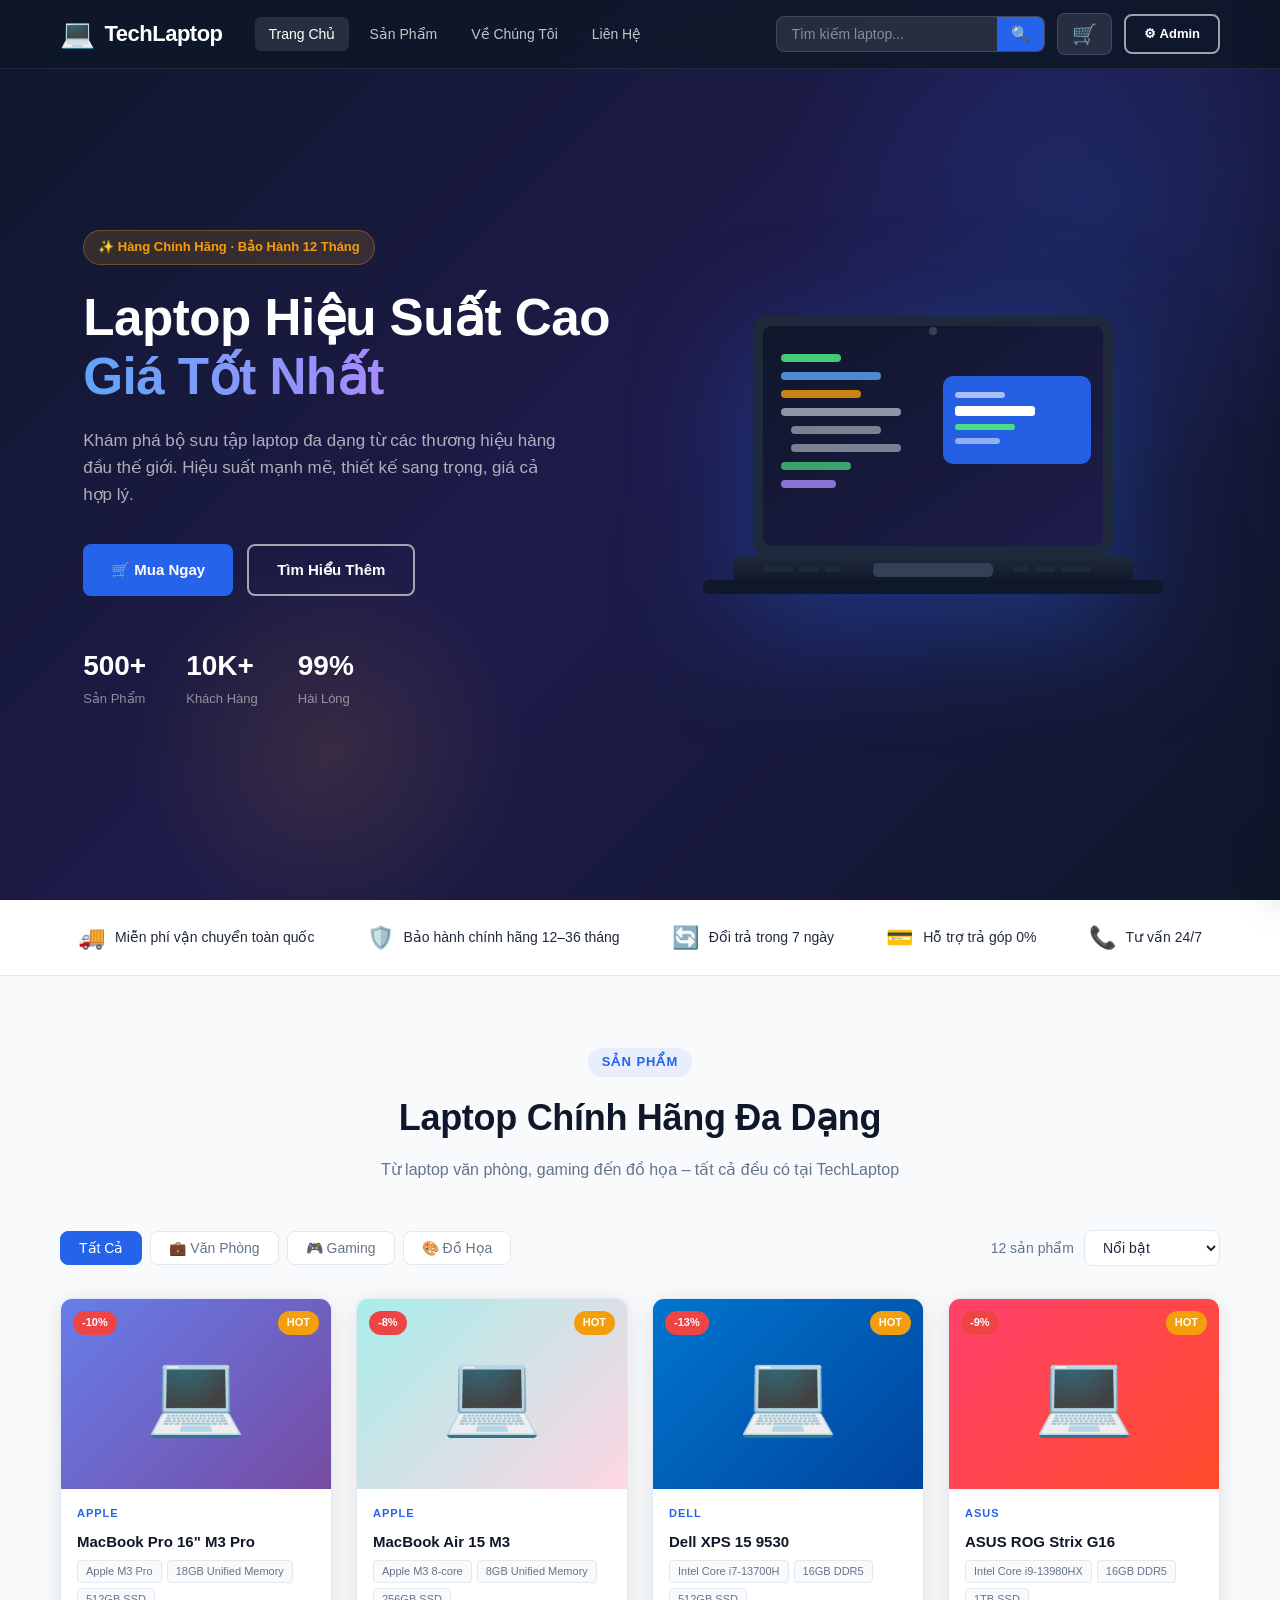
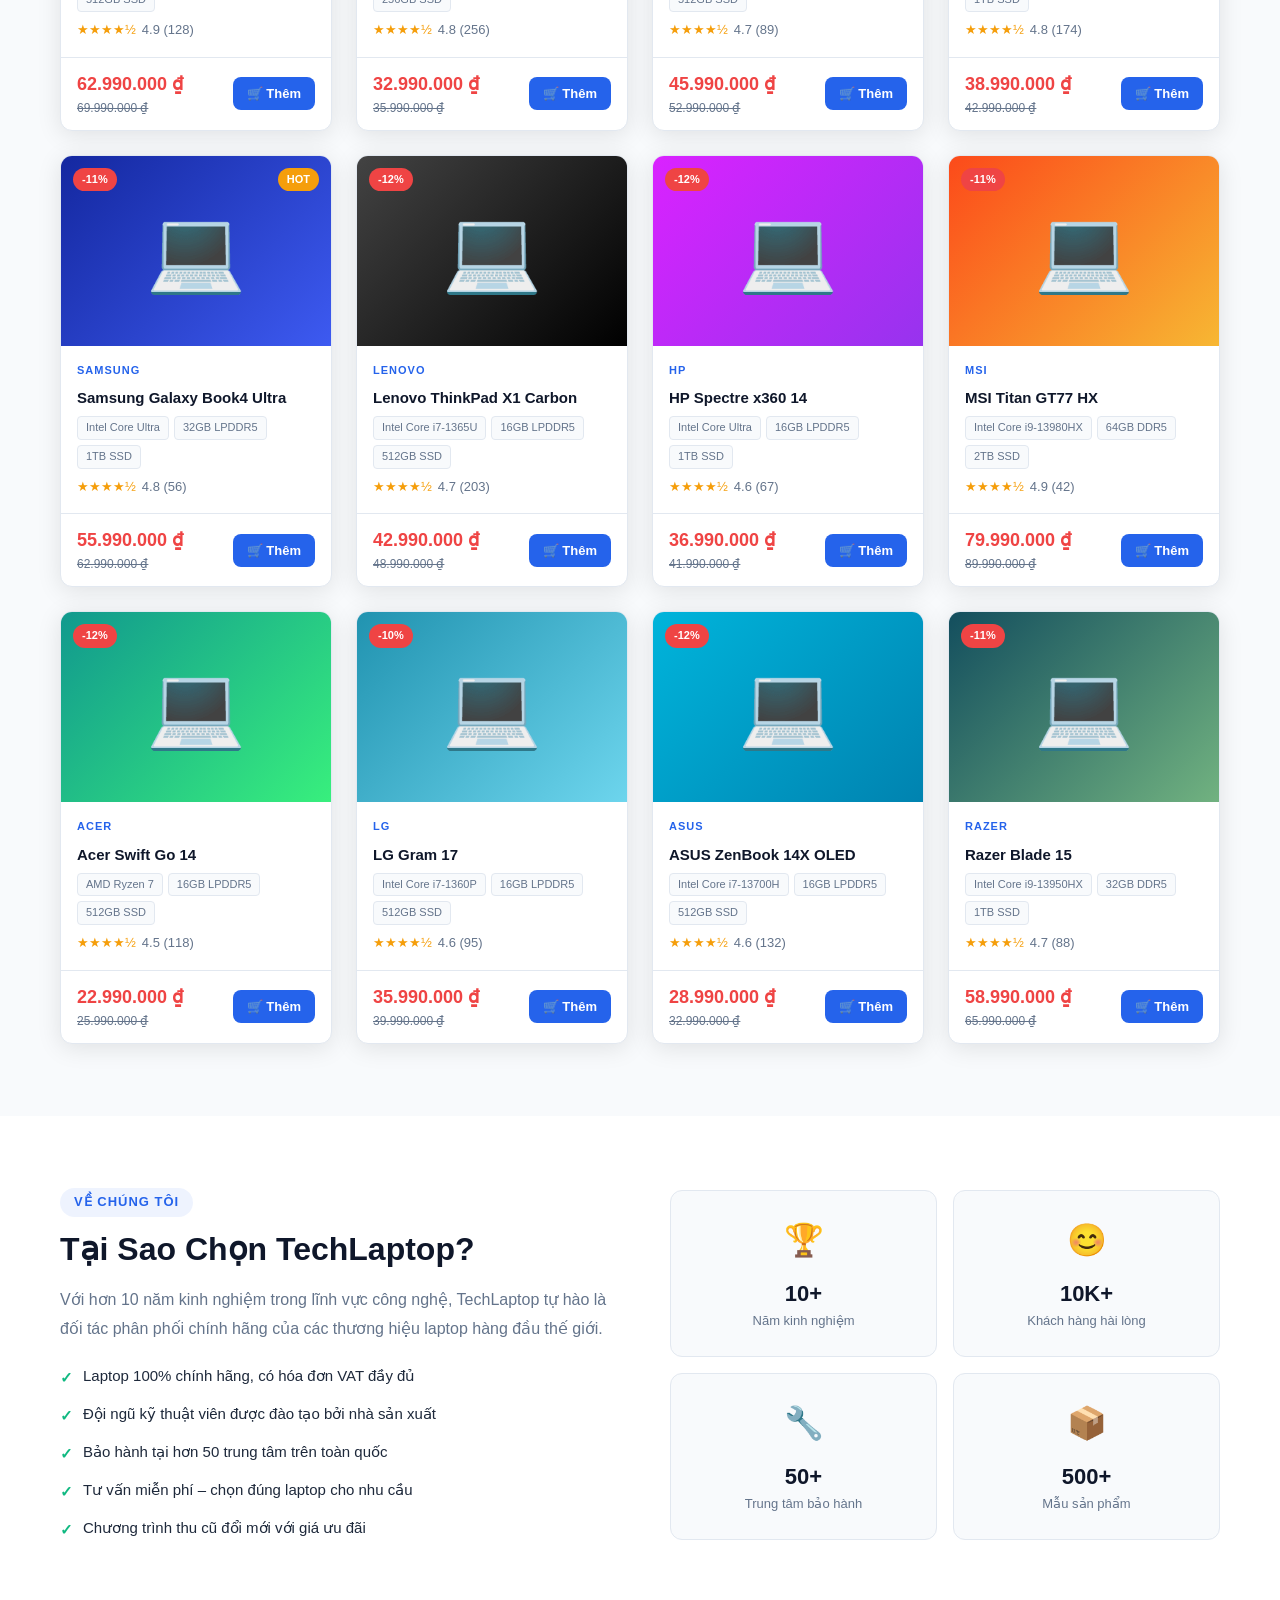
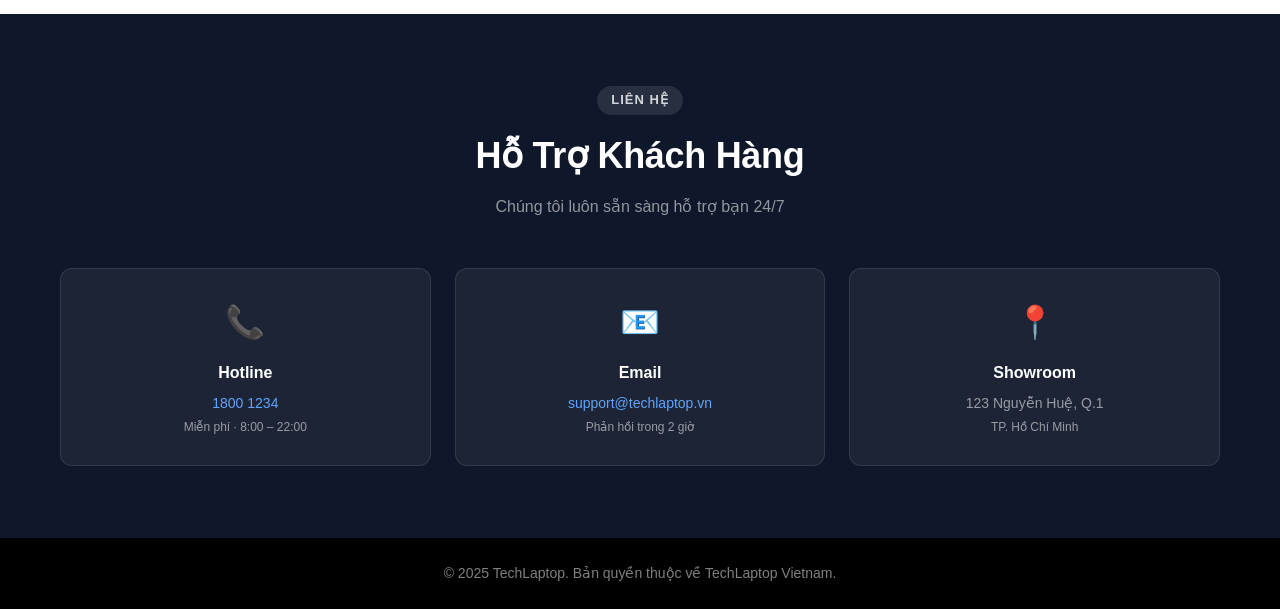
<file: index.html>
<!DOCTYPE html>
<html lang="vi">
<head>
  <meta charset="UTF-8" />
  <meta name="viewport" content="width=device-width, initial-scale=1.0" />
  <title>TechLaptop – Cửa Hàng Laptop Chính Hãng</title>
  <link rel="stylesheet" href="css/style.css" />
</head>
<body>

<!-- ── HEADER ─────────────────────────────────────────────── -->
<header class="header" id="header">
  <div class="container">
    <a href="index.html" class="logo">
      <span class="logo-icon">💻</span>
      <span>TechLaptop</span>
    </a>

    <nav class="nav">
      <a href="#home"     class="nav-link active">Trang Chủ</a>
      <a href="#products" class="nav-link">Sản Phẩm</a>
      <a href="#about"    class="nav-link">Về Chúng Tôi</a>
      <a href="#contact"  class="nav-link">Liên Hệ</a>
    </nav>

    <div class="header-actions">
      <div class="search-box">
        <input type="text" id="searchInput" placeholder="Tìm kiếm laptop..." class="search-input" />
        <button class="search-btn">🔍</button>
      </div>
      <button class="cart-btn" id="cartBtn" aria-label="Giỏ hàng">
        🛒
        <span class="cart-badge" id="cartBadge">0</span>
      </button>
      <a href="admin.html" class="btn btn-outline btn-sm" style="white-space:nowrap">⚙ Admin</a>
    </div>
  </div>
</header>


<!-- ── HERO ───────────────────────────────────────────────── -->
<section class="hero" id="home">
  <div class="container">
    <div class="hero-content">
      <div class="hero-badge">✨ Hàng Chính Hãng · Bảo Hành 12 Tháng</div>
      <h1>Laptop Hiệu Suất Cao<br><span class="highlight">Giá Tốt Nhất</span></h1>
      <p>Khám phá bộ sưu tập laptop đa dạng từ các thương hiệu hàng đầu thế giới. Hiệu suất mạnh mẽ, thiết kế sang trọng, giá cả hợp lý.</p>
      <div class="hero-actions">
        <a href="#products" class="btn btn-primary">🛒 Mua Ngay</a>
        <a href="#about"    class="btn btn-outline">Tìm Hiểu Thêm</a>
      </div>
      <div class="hero-stats">
        <div class="stat">
          <div class="stat-number">500+</div>
          <div class="stat-label">Sản Phẩm</div>
        </div>
        <div class="stat">
          <div class="stat-number">10K+</div>
          <div class="stat-label">Khách Hàng</div>
        </div>
        <div class="stat">
          <div class="stat-number">99%</div>
          <div class="stat-label">Hài Lòng</div>
        </div>
      </div>
    </div>

    <div class="hero-image">
      <div class="floating-laptop">
        <svg viewBox="0 0 460 340" xmlns="http://www.w3.org/2000/svg">
          <defs>
            <linearGradient id="screenBg" x1="0%" y1="0%" x2="100%" y2="100%">
              <stop offset="0%"   stop-color="#0f172a"/>
              <stop offset="100%" stop-color="#1e1b4b"/>
            </linearGradient>
            <linearGradient id="baseGrad" x1="0%" y1="0%" x2="0%" y2="100%">
              <stop offset="0%"   stop-color="#1e293b"/>
              <stop offset="100%" stop-color="#0f172a"/>
            </linearGradient>
          </defs>
          <!-- Screen body -->
          <rect x="50" y="20" width="360" height="240" rx="14" fill="#1e293b"/>
          <!-- Screen display -->
          <rect x="60" y="30" width="340" height="220" rx="8" fill="url(#screenBg)"/>
          <!-- Camera dot -->
          <circle cx="230" cy="35" r="4" fill="#374151"/>
          <!-- Code lines on screen -->
          <rect x="78" y="58"  width="60"  height="8" rx="4" fill="#4ade80" opacity=".9"/>
          <rect x="78" y="76"  width="100" height="8" rx="4" fill="#60a5fa" opacity=".8"/>
          <rect x="78" y="94"  width="80"  height="8" rx="4" fill="#f59e0b" opacity=".8"/>
          <rect x="78" y="112" width="120" height="8" rx="4" fill="#e2e8f0" opacity=".6"/>
          <rect x="88" y="130" width="90"  height="8" rx="4" fill="#e2e8f0" opacity=".5"/>
          <rect x="88" y="148" width="110" height="8" rx="4" fill="#e2e8f0" opacity=".5"/>
          <rect x="78" y="166" width="70"  height="8" rx="4" fill="#4ade80" opacity=".7"/>
          <rect x="78" y="184" width="55"  height="8" rx="4" fill="#a78bfa" opacity=".8"/>
          <!-- Floating card overlay -->
          <rect x="240" y="80" width="148" height="88" rx="10" fill="#2563eb" opacity=".95"/>
          <rect x="252" y="96" width="50" height="6" rx="3" fill="#fff" opacity=".6"/>
          <rect x="252" y="110" width="80" height="10" rx="3" fill="#fff"/>
          <rect x="252" y="128" width="60" height="6" rx="3" fill="#4ade80"/>
          <rect x="252" y="142" width="45" height="6" rx="3" fill="#fff" opacity=".5"/>
          <!-- Base -->
          <rect x="30"  y="260" width="400" height="28" rx="8"  fill="url(#baseGrad)"/>
          <rect x="0"   y="284" width="460" height="14" rx="6"  fill="#0f172a"/>
          <!-- Trackpad -->
          <rect x="170" y="267" width="120" height="14" rx="5" fill="#334155"/>
          <!-- Keyboard dots -->
          <rect x="60"  y="270" width="30" height="6" rx="2" fill="#1e293b"/>
          <rect x="96"  y="270" width="20" height="6" rx="2" fill="#1e293b"/>
          <rect x="122" y="270" width="16" height="6" rx="2" fill="#1e293b"/>
          <rect x="310" y="270" width="16" height="6" rx="2" fill="#1e293b"/>
          <rect x="332" y="270" width="20" height="6" rx="2" fill="#1e293b"/>
          <rect x="358" y="270" width="30" height="6" rx="2" fill="#1e293b"/>
        </svg>
      </div>
    </div>
  </div>
</section>


<!-- ── FEATURES BAR ────────────────────────────────────────── -->
<div class="features-bar">
  <div class="container">
    <div class="feature-item"><span class="feature-icon">🚚</span> Miễn phí vận chuyển toàn quốc</div>
    <div class="feature-item"><span class="feature-icon">🛡️</span> Bảo hành chính hãng 12–36 tháng</div>
    <div class="feature-item"><span class="feature-icon">🔄</span> Đổi trả trong 7 ngày</div>
    <div class="feature-item"><span class="feature-icon">💳</span> Hỗ trợ trả góp 0%</div>
    <div class="feature-item"><span class="feature-icon">📞</span> Tư vấn 24/7</div>
  </div>
</div>


<!-- ── PRODUCTS ────────────────────────────────────────────── -->
<section id="products">
  <div class="container">
    <div class="section-header">
      <div class="section-tag">Sản Phẩm</div>
      <h2>Laptop Chính Hãng Đa Dạng</h2>
      <p>Từ laptop văn phòng, gaming đến đồ họa – tất cả đều có tại TechLaptop</p>
    </div>

    <div class="products-toolbar">
      <div class="category-filters">
        <button class="filter-btn active" data-filter="tat-ca">Tất Cả</button>
        <button class="filter-btn" data-filter="van-phong">💼 Văn Phòng</button>
        <button class="filter-btn" data-filter="gaming">🎮 Gaming</button>
        <button class="filter-btn" data-filter="do-hoa">🎨 Đồ Họa</button>
      </div>
      <div style="display:flex;align-items:center;gap:10px">
        <span id="productsCount" style="font-size:14px;color:#64748b;white-space:nowrap"></span>
        <select id="sortSelect" class="sort-select">
          <option value="default">Nổi bật</option>
          <option value="price-asc">Giá tăng dần</option>
          <option value="price-desc">Giá giảm dần</option>
          <option value="rating">Đánh giá cao</option>
          <option value="name-asc">Tên A–Z</option>
        </select>
      </div>
    </div>

    <div class="products-grid" id="productsGrid">
      <!-- Rendered by main.js -->
    </div>
  </div>
</section>


<!-- ── ABOUT ──────────────────────────────────────────────── -->
<section id="about">
  <div class="container">
    <div class="about-grid">
      <div class="about-content">
        <div class="section-tag">Về Chúng Tôi</div>
        <h2>Tại Sao Chọn TechLaptop?</h2>
        <p>Với hơn 10 năm kinh nghiệm trong lĩnh vực công nghệ, TechLaptop tự hào là đối tác phân phối chính hãng của các thương hiệu laptop hàng đầu thế giới.</p>
        <ul class="about-list">
          <li>Laptop 100% chính hãng, có hóa đơn VAT đầy đủ</li>
          <li>Đội ngũ kỹ thuật viên được đào tạo bởi nhà sản xuất</li>
          <li>Bảo hành tại hơn 50 trung tâm trên toàn quốc</li>
          <li>Tư vấn miễn phí – chọn đúng laptop cho nhu cầu</li>
          <li>Chương trình thu cũ đổi mới với giá ưu đãi</li>
        </ul>
      </div>
      <div class="about-visual">
        <div class="about-card">
          <div class="about-card-icon">🏆</div>
          <h3>10+</h3>
          <p>Năm kinh nghiệm</p>
        </div>
        <div class="about-card">
          <div class="about-card-icon">😊</div>
          <h3>10K+</h3>
          <p>Khách hàng hài lòng</p>
        </div>
        <div class="about-card">
          <div class="about-card-icon">🔧</div>
          <h3>50+</h3>
          <p>Trung tâm bảo hành</p>
        </div>
        <div class="about-card">
          <div class="about-card-icon">📦</div>
          <h3>500+</h3>
          <p>Mẫu sản phẩm</p>
        </div>
      </div>
    </div>
  </div>
</section>


<!-- ── CONTACT ────────────────────────────────────────────── -->
<section id="contact">
  <div class="container">
    <div class="section-header">
      <div class="section-tag" style="background:rgba(255,255,255,.1);color:rgba(255,255,255,.8)">Liên Hệ</div>
      <h2>Hỗ Trợ Khách Hàng</h2>
      <p>Chúng tôi luôn sẵn sàng hỗ trợ bạn 24/7</p>
    </div>
    <div class="contact-grid">
      <div class="contact-card">
        <div class="contact-icon">📞</div>
        <h3>Hotline</h3>
        <p><a href="tel:18001234">1800 1234</a></p>
        <p style="font-size:12px;margin-top:4px">Miễn phí · 8:00 – 22:00</p>
      </div>
      <div class="contact-card">
        <div class="contact-icon">📧</div>
        <h3>Email</h3>
        <p><a href="mailto:support@techlaptop.vn">support@techlaptop.vn</a></p>
        <p style="font-size:12px;margin-top:4px">Phản hồi trong 2 giờ</p>
      </div>
      <div class="contact-card">
        <div class="contact-icon">📍</div>
        <h3>Showroom</h3>
        <p>123 Nguyễn Huệ, Q.1</p>
        <p style="font-size:12px;margin-top:4px">TP. Hồ Chí Minh</p>
      </div>
    </div>
  </div>
</section>


<!-- ── FOOTER ─────────────────────────────────────────────── -->
<footer>
  <p>© 2025 TechLaptop. Bản quyền thuộc về TechLaptop Vietnam.</p>
</footer>


<!-- ── CART SIDEBAR ───────────────────────────────────────── -->
<div class="cart-overlay" id="cartOverlay"></div>
<aside class="cart-sidebar" id="cartSidebar">
  <div class="cart-header">
    <h3>🛒 Giỏ Hàng</h3>
    <button class="cart-close" id="cartClose">✕</button>
  </div>
  <div class="cart-items" id="cartItems"></div>
  <div class="cart-footer">
    <div class="cart-total-row">
      <span class="cart-total-label">Tổng cộng:</span>
      <span class="cart-total-value" id="cartTotal">0 ₫</span>
    </div>
    <button class="cart-checkout-btn" id="checkoutBtn">Đặt Hàng Ngay →</button>
  </div>
</aside>


<!-- ── PRODUCT DETAIL MODAL ───────────────────────────────── -->
<div class="modal-overlay" id="productModalOverlay">
  <div class="modal">
    <div class="modal-header" id="productModalHeader" style="background:linear-gradient(135deg,#667eea,#764ba2)">
      <span style="font-size:88px">💻</span>
      <button class="modal-close" id="productModalClose">✕</button>
    </div>
    <div class="modal-body">
      <div class="modal-brand"  id="modalBrand"></div>
      <div class="modal-name"   id="modalName"></div>
      <div class="modal-rating" id="modalRating"></div>
      <div class="modal-desc"   id="modalDesc"></div>
      <div class="modal-specs-grid" id="modalSpecs"></div>
      <div class="modal-footer">
        <div class="modal-price" id="modalPriceBlock"></div>
        <div class="modal-actions">
          <div class="qty-control">
            <button class="qty-btn" id="qtyMinus">−</button>
            <input type="number" class="qty-input" id="qtyInput" value="1" min="1" />
            <button class="qty-btn" id="qtyPlus">+</button>
          </div>
          <button class="btn btn-primary" id="modalAddToCart">🛒 Thêm vào giỏ</button>
        </div>
      </div>
    </div>
  </div>
</div>


<!-- ── CHECKOUT MODAL ─────────────────────────────────────── -->
<div class="modal-overlay" id="checkoutOverlay">
  <div class="checkout-modal">
    <div class="checkout-header">
      <div>
        <div style="font-size:18px;font-weight:700">📋 Đặt Hàng</div>
        <div style="font-size:13px;color:rgba(255,255,255,.6);margin-top:2px">Điền thông tin để hoàn tất đơn</div>
      </div>
      <button class="modal-close" id="checkoutClose">✕</button>
    </div>

    <!-- Order form -->
    <div id="checkoutFormWrapper" style="padding:0">
      <form id="checkoutForm" onsubmit="return false">
        <div class="checkout-body">
          <div class="checkout-summary">
            <h4>📦 Tóm tắt đơn hàng</h4>
            <div id="checkoutSummaryBody"></div>
            <hr class="checkout-divider" />
            <div class="checkout-total-row">
              <span>Tổng thanh toán</span>
              <span class="price" id="checkoutTotal"></span>
            </div>
          </div>

          <div class="form-row">
            <div class="form-group">
              <label class="form-label" for="orderName">Họ và tên *</label>
              <input class="form-input" id="orderName" placeholder="Nguyễn Văn A" required />
            </div>
            <div class="form-group">
              <label class="form-label" for="orderPhone">Số điện thoại *</label>
              <input class="form-input" id="orderPhone" type="tel" placeholder="0901 234 567" required />
            </div>
          </div>
          <div class="form-group">
            <label class="form-label" for="orderAddress">Địa chỉ giao hàng *</label>
            <input class="form-input" id="orderAddress" placeholder="Số nhà, đường, phường/xã, quận/huyện, tỉnh/thành" required />
          </div>
          <div class="form-group">
            <label class="form-label" for="orderNote">Ghi chú (tùy chọn)</label>
            <textarea class="form-textarea" id="orderNote" placeholder="Ghi chú cho người giao hàng..."></textarea>
          </div>
          <div style="background:#eff6ff;border:1px solid #bfdbfe;border-radius:8px;padding:12px;font-size:13px;color:#1e40af;margin-bottom:16px">
            💳 Thanh toán khi nhận hàng (COD) · Hỗ trợ chuyển khoản ngân hàng
          </div>
          <button type="submit" class="submit-order-btn" onclick="document.getElementById('checkoutForm').dispatchEvent(new Event('submit',{bubbles:true,cancelable:true}))">
            ✓ Xác Nhận Đặt Hàng
          </button>
        </div>
      </form>
    </div>

    <!-- Success screen -->
    <div id="checkoutSuccessScreen" style="display:none" class="success-screen">
      <div class="success-icon">🎉</div>
      <h3>Đặt Hàng Thành Công!</h3>
      <p>Mã đơn hàng của bạn: <strong id="orderCode" style="color:#2563eb"></strong></p>
      <p>Chúng tôi sẽ liên hệ xác nhận trong vòng 30 phút. Cảm ơn bạn đã mua hàng tại TechLaptop!</p>
      <button class="btn btn-primary" style="margin-top:20px" onclick="document.getElementById('checkoutOverlay').classList.remove('open');document.body.style.overflow=''">
        Tiếp Tục Mua Sắm
      </button>
    </div>
  </div>
</div>


<!-- ── TOAST ──────────────────────────────────────────────── -->
<div class="toast-container" id="toastContainer"></div>


<!-- ── SCRIPTS ────────────────────────────────────────────── -->
<script src="js/data.js"></script>
<script src="js/main.js"></script>
</body>
</html>
</file>
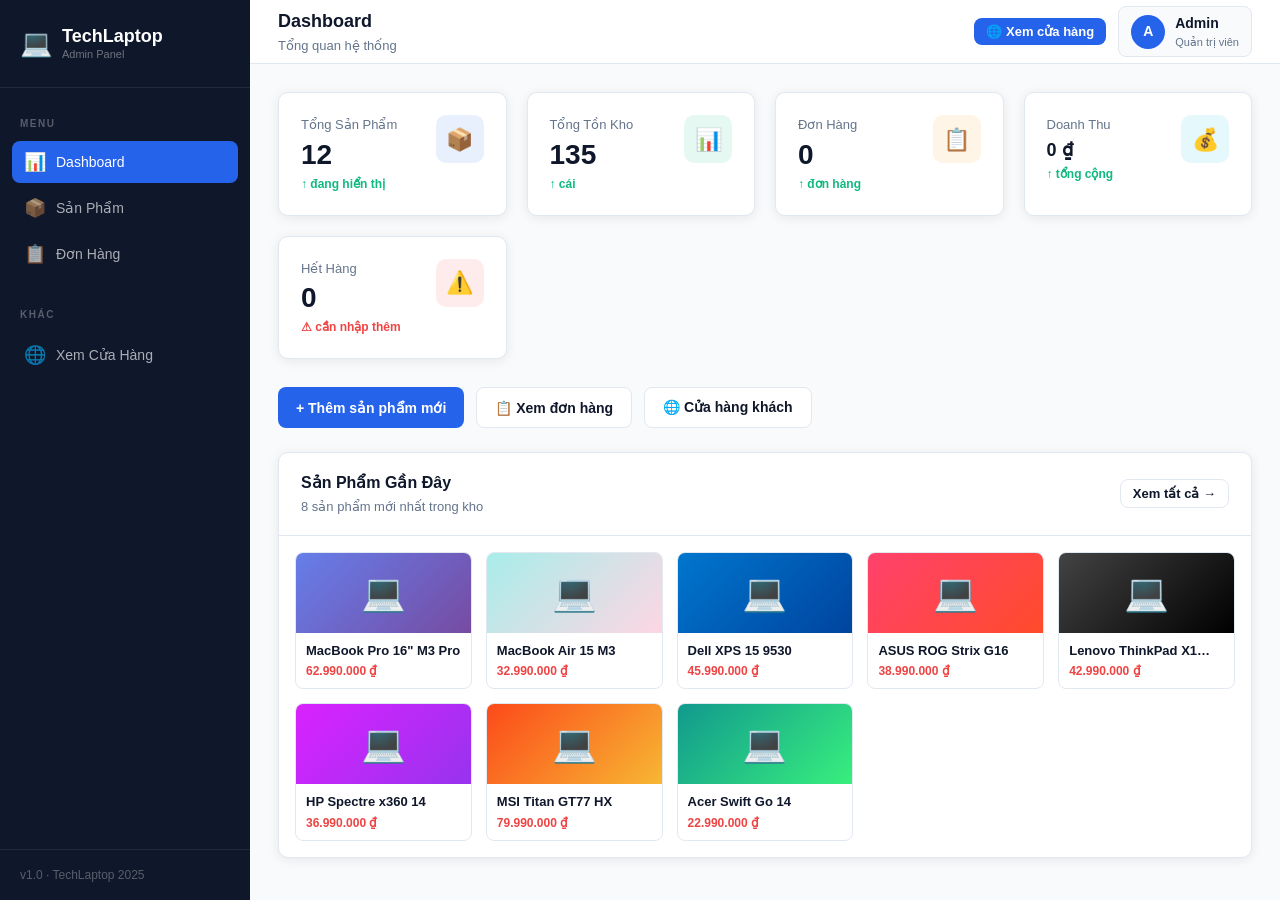
<file: admin.html>
<!DOCTYPE html>
<html lang="vi">
<head>
  <meta charset="UTF-8" />
  <meta name="viewport" content="width=device-width, initial-scale=1.0" />
  <title>TechLaptop – Admin Panel</title>
  <link rel="stylesheet" href="css/admin.css" />
</head>
<body>

<div class="admin-layout">

  <!-- ── SIDEBAR ──────────────────────────────────────────── -->
  <aside class="sidebar">
    <div class="sidebar-logo">
      <span class="sidebar-logo-icon">💻</span>
      <div class="sidebar-logo-text">
        TechLaptop
        <div class="sidebar-logo-sub">Admin Panel</div>
      </div>
    </div>

    <nav class="sidebar-nav">
      <div class="sidebar-section-label">Menu</div>

      <button class="sidebar-link active" data-page="dashboard">
        <span class="sidebar-link-icon">📊</span>
        <span>Dashboard</span>
      </button>

      <button class="sidebar-link" data-page="products">
        <span class="sidebar-link-icon">📦</span>
        <span>Sản Phẩm</span>
      </button>

      <button class="sidebar-link" data-page="orders">
        <span class="sidebar-link-icon">📋</span>
        <span>Đơn Hàng</span>
      </button>

      <div class="sidebar-section-label" style="margin-top:16px">Khác</div>

      <a href="index.html" class="sidebar-link" target="_blank">
        <span class="sidebar-link-icon">🌐</span>
        <span>Xem Cửa Hàng</span>
      </a>
    </nav>

    <div class="sidebar-footer">v1.0 · TechLaptop 2025</div>
  </aside>

  <!-- ── MAIN CONTENT ───────────────────────────────────────── -->
  <main class="admin-main">

    <!-- Top Bar -->
    <div class="topbar">
      <div>
        <div class="topbar-title" id="topbarTitle">Dashboard</div>
        <div class="topbar-subtitle" id="topbarSub">Tổng quan hệ thống</div>
      </div>
      <div class="topbar-actions">
        <button class="btn btn-primary btn-sm" id="viewStoreBtn">🌐 Xem cửa hàng</button>
        <div class="topbar-user">
          <div class="topbar-avatar">A</div>
          <div>
            <div class="topbar-user-name">Admin</div>
            <div class="topbar-user-role">Quản trị viên</div>
          </div>
        </div>
      </div>
    </div>

    <div class="page-content">

      <!-- ════════════════════════════════════════════════════
           PAGE: DASHBOARD
           ════════════════════════════════════════════════════ -->
      <div class="page active" id="page-dashboard">

        <!-- Stats Grid -->
        <div class="stats-grid">
          <div class="stat-card">
            <div class="stat-card-info">
              <div class="stat-card-label">Tổng Sản Phẩm</div>
              <div class="stat-card-value" id="statProducts">—</div>
              <div class="stat-card-trend up">↑ đang hiển thị</div>
            </div>
            <div class="stat-card-icon icon-blue">📦</div>
          </div>
          <div class="stat-card">
            <div class="stat-card-info">
              <div class="stat-card-label">Tổng Tồn Kho</div>
              <div class="stat-card-value" id="statStock">—</div>
              <div class="stat-card-trend up">↑ cái</div>
            </div>
            <div class="stat-card-icon icon-green">📊</div>
          </div>
          <div class="stat-card">
            <div class="stat-card-info">
              <div class="stat-card-label">Đơn Hàng</div>
              <div class="stat-card-value" id="statOrders">—</div>
              <div class="stat-card-trend up">↑ đơn hàng</div>
            </div>
            <div class="stat-card-icon icon-yellow">📋</div>
          </div>
          <div class="stat-card">
            <div class="stat-card-info">
              <div class="stat-card-label">Doanh Thu</div>
              <div class="stat-card-value" id="statRevenue" style="font-size:18px">—</div>
              <div class="stat-card-trend up">↑ tổng cộng</div>
            </div>
            <div class="stat-card-icon icon-cyan">💰</div>
          </div>
          <div class="stat-card">
            <div class="stat-card-info">
              <div class="stat-card-label">Hết Hàng</div>
              <div class="stat-card-value" id="statOutOfStock">—</div>
              <div class="stat-card-trend down">⚠ cần nhập thêm</div>
            </div>
            <div class="stat-card-icon icon-red">⚠️</div>
          </div>
        </div>

        <!-- Quick Actions -->
        <div style="display:flex;gap:12px;margin-bottom:24px;flex-wrap:wrap">
          <button class="btn btn-primary" onclick="window.adminNavigate('products')">
            + Thêm sản phẩm mới
          </button>
          <button class="btn btn-outline" onclick="window.adminNavigate('orders')">
            📋 Xem đơn hàng
          </button>
          <a href="index.html" target="_blank" class="btn btn-outline">
            🌐 Cửa hàng khách
          </a>
        </div>

        <!-- Recent Products -->
        <div class="card">
          <div class="card-header">
            <div>
              <div class="card-title">Sản Phẩm Gần Đây</div>
              <div class="card-subtitle">8 sản phẩm mới nhất trong kho</div>
            </div>
            <button class="btn btn-outline btn-sm" onclick="window.adminNavigate('products')">Xem tất cả →</button>
          </div>
          <div class="mini-products-grid" id="dashboardProducts">
            <!-- Rendered by admin.js -->
          </div>
        </div>
      </div>


      <!-- ════════════════════════════════════════════════════
           PAGE: PRODUCTS
           ════════════════════════════════════════════════════ -->
      <div class="page" id="page-products">

        <div class="card">
          <div class="card-header">
            <div>
              <div class="card-title">Danh Sách Sản Phẩm</div>
              <div class="card-subtitle">Quản lý toàn bộ laptop trong hệ thống</div>
            </div>
            <div class="toolbar">
              <div class="search-field">
                <span class="search-field-icon">🔍</span>
                <input type="text" id="adminSearch" placeholder="Tìm sản phẩm..." />
              </div>
              <select class="filter-select" id="adminCategoryFilter">
                <option value="all">Tất cả danh mục</option>
                <option value="van-phong">Văn Phòng</option>
                <option value="gaming">Gaming</option>
                <option value="do-hoa">Đồ Họa</option>
              </select>
              <button class="btn btn-primary" id="addProductBtn">+ Thêm Mới</button>
            </div>
          </div>

          <div class="table-wrap">
            <table>
              <thead>
                <tr>
                  <th>Sản Phẩm</th>
                  <th>Danh Mục</th>
                  <th>Giá</th>
                  <th>Tồn Kho</th>
                  <th>Đánh Giá</th>
                  <th>Nổi Bật</th>
                  <th>Thao Tác</th>
                </tr>
              </thead>
              <tbody id="productsTableBody">
                <!-- Rendered by admin.js -->
              </tbody>
            </table>
          </div>
        </div>
      </div>


      <!-- ════════════════════════════════════════════════════
           PAGE: ORDERS
           ════════════════════════════════════════════════════ -->
      <div class="page" id="page-orders">

        <div class="card">
          <div class="card-header">
            <div>
              <div class="card-title">Đơn Hàng</div>
              <div class="card-subtitle">Danh sách đơn hàng từ khách hàng</div>
            </div>
            <button class="btn btn-outline btn-sm" onclick="location.reload()">↻ Làm mới</button>
          </div>

          <div class="table-wrap">
            <table>
              <thead>
                <tr>
                  <th>Mã Đơn</th>
                  <th>Khách Hàng</th>
                  <th>Sản Phẩm</th>
                  <th>Tổng Tiền</th>
                  <th>Trạng Thái</th>
                  <th>Thời Gian / Cập Nhật</th>
                </tr>
              </thead>
              <tbody id="ordersTableBody">
                <!-- Rendered by admin.js -->
              </tbody>
            </table>
          </div>
        </div>
      </div>

    </div><!-- /page-content -->
  </main>
</div>


<!-- ════════════════════════════════════════════════════════════
     PRODUCT ADD/EDIT MODAL
     ════════════════════════════════════════════════════════════ -->
<div class="modal-overlay" id="productModalOverlay">
  <div class="modal" style="max-width:720px">
    <div class="modal-header">
      <div class="modal-title" id="productModalTitle">Thêm Sản Phẩm Mới</div>
      <button class="modal-close" id="productModalClose">✕</button>
    </div>

    <div class="modal-body">
      <form id="productForm">
        <div class="form-grid">

          <!-- Name -->
          <div class="form-group full">
            <label class="form-label" for="fName">Tên Sản Phẩm *</label>
            <input class="form-input" id="fName" placeholder='MacBook Pro 16" M3 Pro' required />
          </div>

          <!-- Brand & Category -->
          <div class="form-group">
            <label class="form-label" for="fBrand">Thương Hiệu *</label>
            <input class="form-input" id="fBrand" placeholder="Apple, Dell, ASUS..." required />
          </div>
          <div class="form-group">
            <label class="form-label" for="fCategory">Danh Mục *</label>
            <select class="form-select" id="fCategory" required>
              <option value="van-phong">Văn Phòng</option>
              <option value="gaming">Gaming</option>
              <option value="do-hoa">Đồ Họa</option>
            </select>
          </div>

          <!-- Price -->
          <div class="form-group">
            <label class="form-label" for="fPrice">Giá Bán (VND) *</label>
            <input class="form-input" id="fPrice" type="number" min="0" placeholder="32990000" required />
          </div>
          <div class="form-group">
            <label class="form-label" for="fOriginalPrice">Giá Gốc (VND)</label>
            <input class="form-input" id="fOriginalPrice" type="number" min="0" placeholder="35990000" />
          </div>

          <!-- Specs -->
          <div class="form-group">
            <label class="form-label" for="fCpu">CPU</label>
            <input class="form-input" id="fCpu" placeholder="Intel Core i7-13700H" />
          </div>
          <div class="form-group">
            <label class="form-label" for="fRam">RAM</label>
            <input class="form-input" id="fRam" placeholder="16GB DDR5" />
          </div>
          <div class="form-group">
            <label class="form-label" for="fStorage">Lưu Trữ</label>
            <input class="form-input" id="fStorage" placeholder="512GB SSD" />
          </div>
          <div class="form-group">
            <label class="form-label" for="fDisplay">Màn Hình</label>
            <input class="form-input" id="fDisplay" placeholder='15.6" FHD 144Hz' />
          </div>
          <div class="form-group">
            <label class="form-label" for="fBattery">Pin</label>
            <input class="form-input" id="fBattery" placeholder="10 giờ" />
          </div>
          <div class="form-group">
            <label class="form-label" for="fWeight">Cân Nặng</label>
            <input class="form-input" id="fWeight" placeholder="1.5 kg" />
          </div>

          <!-- Stock & Rating -->
          <div class="form-group">
            <label class="form-label" for="fStock">Tồn Kho</label>
            <input class="form-input" id="fStock" type="number" min="0" placeholder="10" value="10" />
          </div>
          <div class="form-group">
            <label class="form-label" for="fRating">Đánh Giá (1–5)</label>
            <input class="form-input" id="fRating" type="number" min="1" max="5" step="0.1" placeholder="4.5" value="4.5" />
          </div>

          <!-- Featured -->
          <div class="form-group" style="grid-column:1/-1;display:flex;align-items:center;gap:10px">
            <input type="checkbox" id="fFeatured" style="width:18px;height:18px;cursor:pointer" />
            <label class="form-label" for="fFeatured" style="cursor:pointer;margin:0">
              ⭐ Đánh dấu là sản phẩm nổi bật (hiển thị badge HOT)
            </label>
          </div>

          <!-- Description -->
          <div class="form-group full">
            <label class="form-label" for="fDescription">Mô Tả Sản Phẩm</label>
            <textarea class="form-textarea" id="fDescription" placeholder="Mô tả chi tiết sản phẩm..."></textarea>
          </div>

          <!-- Gradient Color -->
          <div class="form-group full">
            <label class="form-label">Màu Card Sản Phẩm</label>
            <div class="gradient-picker-row" id="gradientChips"></div>
            <div class="gradient-preview" id="gradientPreview">💻</div>
            <div class="form-hint">Chọn màu gradient cho card hiển thị trên website</div>
          </div>

        </div>
      </form>
    </div>

    <div class="modal-footer">
      <button class="btn btn-outline" id="cancelProductBtn">Hủy</button>
      <button class="btn btn-success" onclick="document.getElementById('productForm').dispatchEvent(new Event('submit',{bubbles:true,cancelable:true}))">
        💾 Lưu Sản Phẩm
      </button>
    </div>
  </div>
</div>


<!-- ════════════════════════════════════════════════════════════
     DELETE CONFIRM MODAL
     ════════════════════════════════════════════════════════════ -->
<div class="modal-overlay" id="deleteModalOverlay">
  <div class="modal confirm-modal">
    <div class="modal-header">
      <div class="modal-title">Xác Nhận Xóa</div>
      <button class="modal-close" id="deleteModalClose">✕</button>
    </div>
    <div class="confirm-body">
      <div class="confirm-icon">🗑️</div>
      <h3>Xóa sản phẩm này?</h3>
      <p>Bạn sắp xóa sản phẩm <strong id="deleteProductName"></strong>. Hành động này không thể hoàn tác!</p>
    </div>
    <div class="modal-footer">
      <button class="btn btn-outline" id="cancelDeleteBtn">Hủy bỏ</button>
      <button class="btn btn-danger" id="confirmDeleteBtn">🗑 Xóa vĩnh viễn</button>
    </div>
  </div>
</div>


<!-- ── TOAST ──────────────────────────────────────────────── -->
<div class="toast-container" id="toastContainer"></div>


<!-- ── SCRIPTS ────────────────────────────────────────────── -->
<script src="js/data.js"></script>
<script src="js/admin.js"></script>
<script>
  // Global helpers for inline onclick handlers
  window.adminNavigate = function(page) {
    document.querySelectorAll('.page').forEach(p => p.classList.remove('active'));
    document.getElementById('page-' + page)?.classList.add('active');
    document.querySelectorAll('.sidebar-link').forEach(l => {
      l.classList.toggle('active', l.dataset.page === page);
    });
    const titles = {
      dashboard: { title: 'Dashboard', sub: 'Tổng quan hệ thống' },
      products:  { title: 'Quản Lý Sản Phẩm', sub: 'Thêm, sửa, xóa laptop' },
      orders:    { title: 'Quản Lý Đơn Hàng', sub: 'Theo dõi đơn hàng của khách' },
    };
    const t = titles[page] || titles.dashboard;
    document.getElementById('topbarTitle').textContent = t.title;
    document.getElementById('topbarSub').textContent = t.sub;
    // Reopen the product modal if navigating to products and clicking add
    if (page === 'products') {
      document.getElementById('addProductBtn').focus();
    }
  };
</script>
</body>
</html>
</file>
<file: css/style.css>
/* ============================================================
   STYLE.CSS – Customer Website Styles
   ============================================================ */

/* ── Reset & Base ─────────────────────────────────────────── */
*, *::before, *::after { box-sizing: border-box; margin: 0; padding: 0; }

:root {
  --primary: #2563eb;
  --primary-dark: #1d4ed8;
  --accent: #f59e0b;
  --dark: #0f172a;
  --dark2: #1e293b;
  --muted: #64748b;
  --light: #f8fafc;
  --border: #e2e8f0;
  --white: #ffffff;
  --success: #10b981;
  --danger: #ef4444;
  --radius: 12px;
  --shadow: 0 4px 24px rgba(0,0,0,.10);
  --shadow-lg: 0 10px 40px rgba(0,0,0,.16);
  --transition: .25s ease;
}

html { scroll-behavior: smooth; }

body {
  font-family: -apple-system, BlinkMacSystemFont, "Segoe UI", Roboto, sans-serif;
  background: var(--light);
  color: var(--dark);
  line-height: 1.6;
  overflow-x: hidden;
}

a { text-decoration: none; color: inherit; }
ul { list-style: none; }

.container { max-width: 1200px; margin: 0 auto; padding: 0 20px; }

/* ── Buttons ─────────────────────────────────────────────── */
.btn {
  display: inline-flex;
  align-items: center;
  gap: 8px;
  padding: 12px 28px;
  border-radius: 8px;
  font-size: 15px;
  font-weight: 600;
  cursor: pointer;
  border: none;
  transition: all var(--transition);
}

.btn-primary { background: var(--primary); color: #fff; }
.btn-primary:hover { background: var(--primary-dark); transform: translateY(-1px); box-shadow: 0 6px 20px rgba(37,99,235,.35); }

.btn-outline { background: transparent; color: #fff; border: 2px solid rgba(255,255,255,.6); }
.btn-outline:hover { background: rgba(255,255,255,.15); }

.btn-sm { padding: 8px 18px; font-size: 13px; }
.btn-danger { background: var(--danger); color: #fff; }
.btn-success { background: var(--success); color: #fff; }

/* ── Header ──────────────────────────────────────────────── */
.header {
  position: fixed;
  top: 0; left: 0; right: 0;
  z-index: 1000;
  background: rgba(15,23,42,.92);
  backdrop-filter: blur(12px);
  -webkit-backdrop-filter: blur(12px);
  border-bottom: 1px solid rgba(255,255,255,.08);
  transition: all var(--transition);
}

.header .container {
  display: flex;
  align-items: center;
  gap: 32px;
  height: 68px;
}

.logo {
  display: flex;
  align-items: center;
  gap: 10px;
  font-size: 22px;
  font-weight: 800;
  color: #fff;
  letter-spacing: -.5px;
  white-space: nowrap;
}

.logo-icon { font-size: 28px; }

.nav { display: flex; align-items: center; gap: 6px; flex: 1; }

.nav-link {
  color: rgba(255,255,255,.75);
  font-size: 14px;
  font-weight: 500;
  padding: 6px 14px;
  border-radius: 6px;
  transition: all var(--transition);
}
.nav-link:hover,
.nav-link.active { color: #fff; background: rgba(255,255,255,.1); }

.header-actions { display: flex; align-items: center; gap: 12px; margin-left: auto; }

.search-box { display: flex; align-items: center; gap: 0; background: rgba(255,255,255,.1); border-radius: 8px; overflow: hidden; border: 1px solid rgba(255,255,255,.12); }

.search-input {
  background: transparent;
  border: none;
  outline: none;
  color: #fff;
  font-size: 14px;
  padding: 8px 14px;
  width: 220px;
}
.search-input::placeholder { color: rgba(255,255,255,.45); }

.search-btn {
  background: var(--primary);
  border: none;
  color: #fff;
  padding: 8px 14px;
  cursor: pointer;
  font-size: 15px;
  transition: background var(--transition);
}
.search-btn:hover { background: var(--primary-dark); }

.cart-btn {
  position: relative;
  background: rgba(255,255,255,.1);
  border: 1px solid rgba(255,255,255,.12);
  border-radius: 8px;
  color: #fff;
  font-size: 20px;
  padding: 8px 14px;
  cursor: pointer;
  transition: all var(--transition);
}
.cart-btn:hover { background: rgba(255,255,255,.18); }

.cart-badge {
  position: absolute;
  top: -6px; right: -6px;
  background: var(--danger);
  color: #fff;
  font-size: 11px;
  font-weight: 700;
  width: 20px; height: 20px;
  border-radius: 50%;
  display: flex; align-items: center; justify-content: center;
  display: none;
}
.cart-badge.visible { display: flex; }

/* ── Hero ────────────────────────────────────────────────── */
.hero {
  min-height: 100vh;
  background: linear-gradient(135deg, #0f172a 0%, #1e1b4b 50%, #0f172a 100%);
  display: flex;
  align-items: center;
  padding: 100px 0 60px;
  position: relative;
  overflow: hidden;
}

.hero::before {
  content: '';
  position: absolute;
  width: 600px; height: 600px;
  border-radius: 50%;
  background: radial-gradient(circle, rgba(37,99,235,.18) 0%, transparent 70%);
  top: -100px; right: -100px;
  pointer-events: none;
}

.hero::after {
  content: '';
  position: absolute;
  width: 400px; height: 400px;
  border-radius: 50%;
  background: radial-gradient(circle, rgba(245,158,11,.12) 0%, transparent 70%);
  bottom: -50px; left: 10%;
  pointer-events: none;
}

.hero .container {
  display: grid;
  grid-template-columns: 1fr 1fr;
  gap: 60px;
  align-items: center;
}

.hero-content { z-index: 1; }

.hero-badge {
  display: inline-flex;
  align-items: center;
  gap: 8px;
  background: rgba(245,158,11,.15);
  border: 1px solid rgba(245,158,11,.3);
  color: var(--accent);
  font-size: 13px;
  font-weight: 600;
  padding: 6px 14px;
  border-radius: 20px;
  margin-bottom: 24px;
}

.hero h1 {
  font-size: clamp(36px, 4vw, 56px);
  font-weight: 800;
  color: #fff;
  line-height: 1.15;
  margin-bottom: 20px;
  letter-spacing: -.5px;
}

.hero h1 .highlight {
  background: linear-gradient(90deg, #60a5fa, #a78bfa);
  -webkit-background-clip: text;
  -webkit-text-fill-color: transparent;
  background-clip: text;
}

.hero p {
  color: rgba(255,255,255,.65);
  font-size: 17px;
  margin-bottom: 36px;
  max-width: 480px;
}

.hero-actions { display: flex; gap: 14px; margin-bottom: 48px; flex-wrap: wrap; }

.hero-stats { display: flex; gap: 40px; }

.stat-number { font-size: 28px; font-weight: 800; color: #fff; }
.stat-label { font-size: 13px; color: rgba(255,255,255,.5); font-weight: 500; }

.hero-image { display: flex; justify-content: center; align-items: center; z-index: 1; }

.floating-laptop {
  width: 100%;
  max-width: 460px;
  animation: float 4s ease-in-out infinite;
  filter: drop-shadow(0 30px 60px rgba(37,99,235,.4));
}

@keyframes float {
  0%, 100% { transform: translateY(0px); }
  50% { transform: translateY(-18px); }
}

/* ── Features bar ────────────────────────────────────────── */
.features-bar {
  background: #fff;
  border-bottom: 1px solid var(--border);
  padding: 20px 0;
}

.features-bar .container {
  display: flex;
  justify-content: space-around;
  flex-wrap: wrap;
  gap: 16px;
}

.feature-item {
  display: flex;
  align-items: center;
  gap: 10px;
  font-size: 14px;
  font-weight: 500;
  color: var(--dark2);
}

.feature-icon { font-size: 22px; }

/* ── Section ─────────────────────────────────────────────── */
section { padding: 72px 0; }

.section-header {
  text-align: center;
  margin-bottom: 48px;
}

.section-tag {
  display: inline-block;
  background: rgba(37,99,235,.08);
  color: var(--primary);
  font-size: 13px;
  font-weight: 700;
  text-transform: uppercase;
  letter-spacing: 1px;
  padding: 4px 14px;
  border-radius: 20px;
  margin-bottom: 12px;
}

.section-header h2 {
  font-size: clamp(26px, 3vw, 36px);
  font-weight: 800;
  color: var(--dark);
  margin-bottom: 10px;
  letter-spacing: -.3px;
}

.section-header p { color: var(--muted); font-size: 16px; max-width: 520px; margin: 0 auto; }

/* ── Products ────────────────────────────────────────────── */
#products { background: var(--light); }

.products-toolbar {
  display: flex;
  align-items: center;
  justify-content: space-between;
  gap: 16px;
  margin-bottom: 32px;
  flex-wrap: wrap;
}

.category-filters { display: flex; gap: 8px; flex-wrap: wrap; }

.filter-btn {
  background: #fff;
  border: 1px solid var(--border);
  border-radius: 8px;
  color: var(--muted);
  font-size: 14px;
  font-weight: 500;
  padding: 8px 18px;
  cursor: pointer;
  transition: all var(--transition);
}

.filter-btn:hover { border-color: var(--primary); color: var(--primary); }
.filter-btn.active { background: var(--primary); border-color: var(--primary); color: #fff; }

.sort-select {
  background: #fff;
  border: 1px solid var(--border);
  border-radius: 8px;
  color: var(--dark2);
  font-size: 14px;
  padding: 8px 14px;
  cursor: pointer;
  outline: none;
}

.products-grid {
  display: grid;
  grid-template-columns: repeat(auto-fill, minmax(270px, 1fr));
  gap: 24px;
}

/* ── Product Card ─────────────────────────────────────────── */
.product-card {
  background: #fff;
  border-radius: var(--radius);
  overflow: hidden;
  box-shadow: var(--shadow);
  transition: all var(--transition);
  cursor: pointer;
  border: 1px solid var(--border);
  display: flex;
  flex-direction: column;
}

.product-card:hover {
  transform: translateY(-6px);
  box-shadow: var(--shadow-lg);
}

.product-image {
  position: relative;
  height: 190px;
  display: flex;
  align-items: center;
  justify-content: center;
  overflow: hidden;
}

.product-image-inner {
  width: 100%; height: 100%;
  display: flex;
  align-items: center;
  justify-content: center;
  font-size: 80px;
  transition: transform .4s ease;
}

.product-card:hover .product-image-inner { transform: scale(1.08); }

.badge-discount {
  position: absolute;
  top: 12px; left: 12px;
  background: var(--danger);
  color: #fff;
  font-size: 11px;
  font-weight: 700;
  padding: 3px 9px;
  border-radius: 20px;
}

.badge-hot {
  position: absolute;
  top: 12px; right: 12px;
  background: var(--accent);
  color: #fff;
  font-size: 11px;
  font-weight: 700;
  padding: 3px 9px;
  border-radius: 20px;
}

.badge-out {
  position: absolute;
  inset: 0;
  background: rgba(0,0,0,.45);
  color: #fff;
  display: flex;
  align-items: center;
  justify-content: center;
  font-weight: 700;
  font-size: 16px;
}

.product-body { padding: 16px; flex: 1; display: flex; flex-direction: column; gap: 8px; }

.product-brand {
  font-size: 11px;
  font-weight: 700;
  text-transform: uppercase;
  letter-spacing: 1px;
  color: var(--primary);
}

.product-name {
  font-size: 15px;
  font-weight: 700;
  color: var(--dark);
  line-height: 1.4;
  display: -webkit-box;
  -webkit-line-clamp: 2;
  -webkit-box-orient: vertical;
  overflow: hidden;
}

.product-specs {
  display: flex;
  flex-wrap: wrap;
  gap: 5px;
}

.spec-tag {
  background: var(--light);
  border: 1px solid var(--border);
  color: var(--muted);
  font-size: 11px;
  padding: 2px 8px;
  border-radius: 4px;
}

.product-rating {
  display: flex;
  align-items: center;
  gap: 6px;
  font-size: 13px;
  color: var(--muted);
}

.stars { color: var(--accent); }

.product-footer {
  padding: 12px 16px;
  border-top: 1px solid var(--border);
  display: flex;
  align-items: center;
  justify-content: space-between;
  gap: 8px;
}

.price-group { display: flex; flex-direction: column; }

.price-current {
  font-size: 18px;
  font-weight: 800;
  color: var(--danger);
}

.price-original {
  font-size: 12px;
  color: var(--muted);
  text-decoration: line-through;
}

.add-cart-btn {
  background: var(--primary);
  border: none;
  border-radius: 8px;
  color: #fff;
  font-size: 13px;
  font-weight: 600;
  padding: 9px 14px;
  cursor: pointer;
  white-space: nowrap;
  transition: all var(--transition);
  display: flex;
  align-items: center;
  gap: 5px;
}
.add-cart-btn:hover { background: var(--primary-dark); }
.add-cart-btn:disabled { background: var(--muted); cursor: not-allowed; }

/* ── Product Modal ────────────────────────────────────────── */
.modal-overlay {
  display: none;
  position: fixed;
  inset: 0;
  background: rgba(0,0,0,.6);
  z-index: 2000;
  align-items: center;
  justify-content: center;
  padding: 20px;
  backdrop-filter: blur(4px);
}
.modal-overlay.open { display: flex; }

.modal {
  background: #fff;
  border-radius: 16px;
  width: 100%;
  max-width: 860px;
  max-height: 90vh;
  overflow-y: auto;
  box-shadow: 0 24px 80px rgba(0,0,0,.3);
  animation: modalIn .25s ease;
}

@keyframes modalIn {
  from { opacity: 0; transform: scale(.95) translateY(20px); }
  to   { opacity: 1; transform: scale(1) translateY(0); }
}

.modal-header {
  position: relative;
  padding: 24px;
  background: var(--dark);
  border-radius: 16px 16px 0 0;
  height: 200px;
  display: flex;
  align-items: center;
  justify-content: center;
  font-size: 90px;
}

.modal-close {
  position: absolute;
  top: 16px; right: 16px;
  background: rgba(255,255,255,.15);
  border: none;
  color: #fff;
  font-size: 20px;
  width: 36px; height: 36px;
  border-radius: 50%;
  cursor: pointer;
  display: flex;
  align-items: center;
  justify-content: center;
  transition: background var(--transition);
}
.modal-close:hover { background: rgba(255,255,255,.3); }

.modal-body { padding: 28px; }

.modal-brand { font-size: 12px; font-weight: 700; text-transform: uppercase; letter-spacing: 1px; color: var(--primary); margin-bottom: 6px; }
.modal-name { font-size: 24px; font-weight: 800; color: var(--dark); margin-bottom: 12px; line-height: 1.3; }
.modal-desc { color: var(--muted); font-size: 15px; line-height: 1.7; margin-bottom: 20px; }

.modal-rating { display: flex; align-items: center; gap: 8px; margin-bottom: 20px; }
.modal-rating .stars { font-size: 16px; color: var(--accent); }

.modal-specs-grid {
  display: grid;
  grid-template-columns: repeat(2, 1fr);
  gap: 12px;
  margin-bottom: 24px;
  background: var(--light);
  border-radius: 10px;
  padding: 16px;
}

.spec-row { display: flex; flex-direction: column; gap: 3px; }
.spec-label { font-size: 11px; font-weight: 700; text-transform: uppercase; letter-spacing: .5px; color: var(--muted); }
.spec-value { font-size: 14px; font-weight: 600; color: var(--dark); }

.modal-footer {
  display: flex;
  align-items: center;
  justify-content: space-between;
  flex-wrap: wrap;
  gap: 16px;
  padding-top: 20px;
  border-top: 1px solid var(--border);
}

.modal-price { display: flex; flex-direction: column; gap: 4px; }
.modal-price-current { font-size: 28px; font-weight: 800; color: var(--danger); }
.modal-price-original { font-size: 14px; color: var(--muted); text-decoration: line-through; }
.modal-price-save { font-size: 13px; font-weight: 600; color: var(--success); }

.modal-actions { display: flex; gap: 10px; align-items: center; flex-wrap: wrap; }

.qty-control {
  display: flex;
  align-items: center;
  gap: 0;
  border: 1px solid var(--border);
  border-radius: 8px;
  overflow: hidden;
}
.qty-btn {
  background: var(--light);
  border: none;
  width: 36px; height: 40px;
  font-size: 18px;
  cursor: pointer;
  display: flex;
  align-items: center;
  justify-content: center;
  transition: background var(--transition);
  color: var(--dark);
}
.qty-btn:hover { background: var(--border); }
.qty-input {
  width: 44px;
  text-align: center;
  border: none;
  border-left: 1px solid var(--border);
  border-right: 1px solid var(--border);
  font-size: 15px;
  font-weight: 600;
  outline: none;
  height: 40px;
  color: var(--dark);
}

/* ── Cart Sidebar ─────────────────────────────────────────── */
.cart-overlay {
  display: none;
  position: fixed;
  inset: 0;
  background: rgba(0,0,0,.5);
  z-index: 1500;
}
.cart-overlay.open { display: block; }

.cart-sidebar {
  position: fixed;
  top: 0; right: -420px;
  width: 420px;
  height: 100vh;
  background: #fff;
  z-index: 1600;
  display: flex;
  flex-direction: column;
  box-shadow: -8px 0 40px rgba(0,0,0,.15);
  transition: right .3s ease;
}
.cart-sidebar.open { right: 0; }

.cart-header {
  display: flex;
  align-items: center;
  justify-content: space-between;
  padding: 20px 24px;
  border-bottom: 1px solid var(--border);
  background: var(--dark);
  color: #fff;
}
.cart-header h3 { font-size: 18px; font-weight: 700; }

.cart-close {
  background: rgba(255,255,255,.12);
  border: none;
  color: #fff;
  font-size: 18px;
  width: 36px; height: 36px;
  border-radius: 8px;
  cursor: pointer;
  display: flex;
  align-items: center;
  justify-content: center;
}
.cart-close:hover { background: rgba(255,255,255,.2); }

.cart-items {
  flex: 1;
  overflow-y: auto;
  padding: 16px 24px;
  display: flex;
  flex-direction: column;
  gap: 14px;
}

.cart-empty {
  display: flex;
  flex-direction: column;
  align-items: center;
  justify-content: center;
  height: 100%;
  gap: 16px;
  color: var(--muted);
}
.cart-empty-icon { font-size: 60px; opacity: .4; }

.cart-item {
  display: flex;
  gap: 14px;
  padding: 14px;
  background: var(--light);
  border-radius: 10px;
  border: 1px solid var(--border);
  align-items: flex-start;
}

.cart-item-thumb {
  width: 56px; height: 56px;
  border-radius: 8px;
  display: flex;
  align-items: center;
  justify-content: center;
  font-size: 28px;
  flex-shrink: 0;
}

.cart-item-info { flex: 1; }
.cart-item-name { font-size: 14px; font-weight: 600; color: var(--dark); margin-bottom: 4px; line-height: 1.4; }
.cart-item-price { font-size: 13px; font-weight: 700; color: var(--danger); }

.cart-item-actions {
  display: flex;
  align-items: center;
  gap: 8px;
  margin-top: 8px;
}

.qty-mini {
  display: flex;
  align-items: center;
  gap: 0;
  border: 1px solid var(--border);
  border-radius: 6px;
  overflow: hidden;
}
.qty-mini-btn {
  background: #fff;
  border: none;
  width: 28px; height: 28px;
  font-size: 14px;
  cursor: pointer;
  display: flex;
  align-items: center;
  justify-content: center;
}
.qty-mini-num {
  width: 32px;
  text-align: center;
  font-size: 13px;
  font-weight: 600;
  border: none;
  border-left: 1px solid var(--border);
  border-right: 1px solid var(--border);
  height: 28px;
  outline: none;
  color: var(--dark);
}

.cart-remove-btn {
  background: none;
  border: none;
  color: var(--danger);
  cursor: pointer;
  font-size: 16px;
  padding: 4px;
  opacity: .7;
  transition: opacity var(--transition);
}
.cart-remove-btn:hover { opacity: 1; }

.cart-footer {
  padding: 20px 24px;
  border-top: 1px solid var(--border);
  display: flex;
  flex-direction: column;
  gap: 14px;
}

.cart-total-row {
  display: flex;
  justify-content: space-between;
  align-items: center;
}
.cart-total-label { font-size: 14px; color: var(--muted); }
.cart-total-value { font-size: 22px; font-weight: 800; color: var(--danger); }

.cart-checkout-btn {
  background: var(--primary);
  border: none;
  color: #fff;
  font-size: 16px;
  font-weight: 700;
  padding: 14px;
  border-radius: 10px;
  cursor: pointer;
  width: 100%;
  transition: all var(--transition);
}
.cart-checkout-btn:hover { background: var(--primary-dark); }

/* ── Checkout Modal ───────────────────────────────────────── */
.checkout-modal {
  background: #fff;
  border-radius: 16px;
  width: 100%;
  max-width: 520px;
  max-height: 90vh;
  overflow-y: auto;
  box-shadow: 0 24px 80px rgba(0,0,0,.3);
  animation: modalIn .25s ease;
}

.checkout-header {
  padding: 24px;
  background: var(--dark);
  border-radius: 16px 16px 0 0;
  color: #fff;
  display: flex;
  align-items: center;
  justify-content: space-between;
}

.checkout-body { padding: 28px; }

.form-group { margin-bottom: 18px; }
.form-label { display: block; font-size: 13px; font-weight: 600; color: var(--dark2); margin-bottom: 6px; }
.form-input,
.form-textarea {
  width: 100%;
  padding: 11px 14px;
  border: 1px solid var(--border);
  border-radius: 8px;
  font-size: 14px;
  color: var(--dark);
  outline: none;
  transition: border-color var(--transition);
  background: #fff;
}
.form-input:focus,
.form-textarea:focus { border-color: var(--primary); }
.form-textarea { resize: vertical; min-height: 80px; }

.form-row { display: grid; grid-template-columns: 1fr 1fr; gap: 14px; }

.checkout-summary {
  background: var(--light);
  border-radius: 10px;
  padding: 16px;
  margin-bottom: 20px;
}
.checkout-summary h4 { font-size: 14px; font-weight: 700; margin-bottom: 12px; color: var(--dark); }
.checkout-item-row {
  display: flex;
  justify-content: space-between;
  font-size: 13px;
  margin-bottom: 6px;
  color: var(--muted);
}
.checkout-item-row .price { font-weight: 600; color: var(--dark); }
.checkout-divider { border: none; border-top: 1px solid var(--border); margin: 10px 0; }
.checkout-total-row {
  display: flex;
  justify-content: space-between;
  font-size: 16px;
  font-weight: 800;
  color: var(--dark);
}
.checkout-total-row .price { color: var(--danger); }

.submit-order-btn {
  width: 100%;
  background: var(--success);
  border: none;
  color: #fff;
  font-size: 16px;
  font-weight: 700;
  padding: 14px;
  border-radius: 10px;
  cursor: pointer;
  transition: all var(--transition);
}
.submit-order-btn:hover { background: #059669; }

/* ── Toast ───────────────────────────────────────────────── */
.toast-container {
  position: fixed;
  bottom: 28px; right: 28px;
  z-index: 3000;
  display: flex;
  flex-direction: column;
  gap: 10px;
}

.toast {
  background: var(--dark);
  color: #fff;
  padding: 14px 20px;
  border-radius: 10px;
  font-size: 14px;
  font-weight: 500;
  box-shadow: var(--shadow-lg);
  display: flex;
  align-items: center;
  gap: 10px;
  animation: toastIn .3s ease;
  max-width: 320px;
}

.toast.success { border-left: 4px solid var(--success); }
.toast.error   { border-left: 4px solid var(--danger); }
.toast.info    { border-left: 4px solid var(--primary); }

@keyframes toastIn {
  from { opacity: 0; transform: translateX(40px); }
  to   { opacity: 1; transform: translateX(0); }
}

/* ── No Results ──────────────────────────────────────────── */
.no-results {
  grid-column: 1 / -1;
  text-align: center;
  padding: 60px 0;
  color: var(--muted);
}
.no-results-icon { font-size: 60px; margin-bottom: 16px; opacity: .4; }
.no-results h3 { font-size: 20px; font-weight: 700; margin-bottom: 8px; color: var(--dark2); }

/* ── About Section ───────────────────────────────────────── */
#about { background: #fff; }

.about-grid {
  display: grid;
  grid-template-columns: 1fr 1fr;
  gap: 60px;
  align-items: center;
}

.about-content h2 { font-size: 32px; font-weight: 800; margin-bottom: 16px; color: var(--dark); line-height: 1.3; }
.about-content p { color: var(--muted); font-size: 16px; line-height: 1.8; margin-bottom: 20px; }

.about-list { display: flex; flex-direction: column; gap: 12px; }
.about-list li {
  display: flex;
  align-items: flex-start;
  gap: 10px;
  font-size: 15px;
  color: var(--dark2);
}
.about-list li::before { content: "✓"; color: var(--success); font-weight: 700; flex-shrink: 0; margin-top: 2px; }

.about-visual {
  display: grid;
  grid-template-columns: 1fr 1fr;
  gap: 16px;
}

.about-card {
  background: var(--light);
  border-radius: var(--radius);
  padding: 24px;
  text-align: center;
  border: 1px solid var(--border);
}
.about-card-icon { font-size: 32px; margin-bottom: 10px; }
.about-card h3 { font-size: 22px; font-weight: 800; color: var(--dark); }
.about-card p { font-size: 13px; color: var(--muted); }

/* ── Contact ─────────────────────────────────────────────── */
#contact { background: var(--dark); }
#contact .section-header h2 { color: #fff; }
#contact .section-header p { color: rgba(255,255,255,.55); }

.contact-grid {
  display: grid;
  grid-template-columns: repeat(3, 1fr);
  gap: 24px;
}

.contact-card {
  background: rgba(255,255,255,.06);
  border: 1px solid rgba(255,255,255,.1);
  border-radius: var(--radius);
  padding: 28px;
  text-align: center;
  transition: background var(--transition);
}
.contact-card:hover { background: rgba(255,255,255,.1); }
.contact-icon { font-size: 32px; margin-bottom: 12px; }
.contact-card h3 { font-size: 16px; font-weight: 700; color: #fff; margin-bottom: 6px; }
.contact-card p { font-size: 14px; color: rgba(255,255,255,.55); }
.contact-card a { color: #60a5fa; }

/* ── Footer ──────────────────────────────────────────────── */
footer {
  background: #000;
  color: rgba(255,255,255,.5);
  text-align: center;
  padding: 24px;
  font-size: 14px;
}
footer a { color: rgba(255,255,255,.7); }

/* ── Success Screen ──────────────────────────────────────── */
.success-screen {
  text-align: center;
  padding: 40px 28px;
}
.success-screen .success-icon { font-size: 64px; margin-bottom: 16px; }
.success-screen h3 { font-size: 22px; font-weight: 800; color: var(--dark); margin-bottom: 10px; }
.success-screen p { color: var(--muted); font-size: 15px; margin-bottom: 24px; }

/* ── Responsive ──────────────────────────────────────────── */
@media (max-width: 900px) {
  .hero .container { grid-template-columns: 1fr; }
  .hero-image { display: none; }
  .about-grid { grid-template-columns: 1fr; }
  .contact-grid { grid-template-columns: 1fr; }
  .search-box { display: none; }
}

@media (max-width: 640px) {
  .nav { display: none; }
  .products-grid { grid-template-columns: repeat(auto-fill, minmax(220px, 1fr)); }
  .cart-sidebar { width: 100%; right: -100%; }
  .modal-specs-grid { grid-template-columns: 1fr; }
  .about-visual { grid-template-columns: 1fr; }
  .features-bar .container { flex-direction: column; align-items: flex-start; gap: 10px; }
}
</file>
<file: css/admin.css>
/* ============================================================
   ADMIN.CSS – Admin Panel Styles
   ============================================================ */

*, *::before, *::after { box-sizing: border-box; margin: 0; padding: 0; }

:root {
  --primary: #2563eb;
  --primary-dark: #1d4ed8;
  --primary-light: #eff6ff;
  --accent: #f59e0b;
  --dark: #0f172a;
  --dark2: #1e293b;
  --muted: #64748b;
  --light: #f8fafc;
  --border: #e2e8f0;
  --white: #ffffff;
  --success: #10b981;
  --danger: #ef4444;
  --warning: #f59e0b;
  --info: #06b6d4;
  --sidebar-w: 250px;
  --radius: 10px;
  --shadow: 0 2px 12px rgba(0,0,0,.08);
  --transition: .2s ease;
}

body {
  font-family: -apple-system, BlinkMacSystemFont, "Segoe UI", Roboto, sans-serif;
  background: var(--light);
  color: var(--dark);
  line-height: 1.5;
}

a { text-decoration: none; color: inherit; }

/* ── Layout ──────────────────────────────────────────────── */
.admin-layout { display: flex; min-height: 100vh; }

/* ── Sidebar ─────────────────────────────────────────────── */
.sidebar {
  width: var(--sidebar-w);
  background: var(--dark);
  display: flex;
  flex-direction: column;
  flex-shrink: 0;
  position: fixed;
  top: 0; left: 0;
  height: 100vh;
  z-index: 100;
  overflow-y: auto;
}

.sidebar-logo {
  padding: 24px 20px;
  border-bottom: 1px solid rgba(255,255,255,.08);
  display: flex;
  align-items: center;
  gap: 10px;
}
.sidebar-logo-icon { font-size: 26px; }
.sidebar-logo-text {
  font-size: 18px;
  font-weight: 800;
  color: #fff;
  line-height: 1.2;
}
.sidebar-logo-sub { font-size: 11px; color: rgba(255,255,255,.4); font-weight: 400; }

.sidebar-nav { flex: 1; padding: 16px 12px; display: flex; flex-direction: column; gap: 4px; }

.sidebar-section-label {
  font-size: 10px;
  font-weight: 700;
  text-transform: uppercase;
  letter-spacing: 1.5px;
  color: rgba(255,255,255,.3);
  padding: 12px 8px 6px;
}

.sidebar-link {
  display: flex;
  align-items: center;
  gap: 10px;
  padding: 10px 12px;
  border-radius: 8px;
  color: rgba(255,255,255,.65);
  font-size: 14px;
  font-weight: 500;
  cursor: pointer;
  transition: all var(--transition);
  border: none;
  background: none;
  text-align: left;
  width: 100%;
}
.sidebar-link:hover { background: rgba(255,255,255,.07); color: #fff; }
.sidebar-link.active { background: var(--primary); color: #fff; }

.sidebar-link-icon { font-size: 18px; flex-shrink: 0; }

.sidebar-footer {
  padding: 16px 20px;
  border-top: 1px solid rgba(255,255,255,.08);
  font-size: 12px;
  color: rgba(255,255,255,.3);
}

/* ── Main Content ─────────────────────────────────────────── */
.admin-main {
  margin-left: var(--sidebar-w);
  flex: 1;
  display: flex;
  flex-direction: column;
  min-height: 100vh;
}

/* ── Top Bar ─────────────────────────────────────────────── */
.topbar {
  background: var(--white);
  border-bottom: 1px solid var(--border);
  padding: 0 28px;
  height: 64px;
  display: flex;
  align-items: center;
  justify-content: space-between;
  gap: 16px;
  position: sticky;
  top: 0;
  z-index: 50;
}

.topbar-title { font-size: 18px; font-weight: 700; color: var(--dark); }
.topbar-subtitle { font-size: 13px; color: var(--muted); margin-top: 1px; }

.topbar-actions { display: flex; align-items: center; gap: 12px; }

.topbar-user {
  display: flex;
  align-items: center;
  gap: 10px;
  background: var(--light);
  border: 1px solid var(--border);
  border-radius: 8px;
  padding: 6px 12px;
}
.topbar-user-name { font-size: 14px; font-weight: 600; color: var(--dark); }
.topbar-user-role { font-size: 11px; color: var(--muted); }
.topbar-avatar {
  width: 34px; height: 34px;
  background: var(--primary);
  border-radius: 50%;
  display: flex;
  align-items: center;
  justify-content: center;
  color: #fff;
  font-size: 14px;
  font-weight: 700;
}

/* ── Page Content ────────────────────────────────────────── */
.page-content { padding: 28px; flex: 1; }

/* ── Stat Cards ──────────────────────────────────────────── */
.stats-grid {
  display: grid;
  grid-template-columns: repeat(auto-fit, minmax(220px, 1fr));
  gap: 20px;
  margin-bottom: 28px;
}

.stat-card {
  background: var(--white);
  border: 1px solid var(--border);
  border-radius: var(--radius);
  padding: 22px;
  display: flex;
  align-items: flex-start;
  justify-content: space-between;
  box-shadow: var(--shadow);
}

.stat-card-info { flex: 1; }
.stat-card-label { font-size: 13px; color: var(--muted); font-weight: 500; margin-bottom: 6px; }
.stat-card-value { font-size: 28px; font-weight: 800; color: var(--dark); line-height: 1; margin-bottom: 6px; }
.stat-card-trend { font-size: 12px; font-weight: 600; }
.stat-card-trend.up { color: var(--success); }
.stat-card-trend.down { color: var(--danger); }

.stat-card-icon {
  width: 48px; height: 48px;
  border-radius: 10px;
  display: flex;
  align-items: center;
  justify-content: center;
  font-size: 22px;
  flex-shrink: 0;
}

.icon-blue   { background: rgba(37,99,235,.1);   color: var(--primary); }
.icon-green  { background: rgba(16,185,129,.1);  color: var(--success); }
.icon-yellow { background: rgba(245,158,11,.1);  color: var(--accent); }
.icon-red    { background: rgba(239,68,68,.1);   color: var(--danger); }
.icon-cyan   { background: rgba(6,182,212,.1);   color: var(--info); }

/* ── Card / Panel ────────────────────────────────────────── */
.card {
  background: var(--white);
  border: 1px solid var(--border);
  border-radius: var(--radius);
  box-shadow: var(--shadow);
  overflow: hidden;
}

.card-header {
  display: flex;
  align-items: center;
  justify-content: space-between;
  padding: 18px 22px;
  border-bottom: 1px solid var(--border);
  gap: 16px;
  flex-wrap: wrap;
}

.card-title { font-size: 16px; font-weight: 700; color: var(--dark); }
.card-subtitle { font-size: 13px; color: var(--muted); margin-top: 2px; }

/* ── Table ───────────────────────────────────────────────── */
.table-wrap { overflow-x: auto; }

table {
  width: 100%;
  border-collapse: collapse;
  font-size: 14px;
}

th {
  background: var(--light);
  text-align: left;
  padding: 12px 16px;
  font-size: 12px;
  font-weight: 700;
  text-transform: uppercase;
  letter-spacing: .5px;
  color: var(--muted);
  border-bottom: 2px solid var(--border);
  white-space: nowrap;
}

td {
  padding: 13px 16px;
  border-bottom: 1px solid var(--border);
  vertical-align: middle;
  color: var(--dark2);
}

tr:last-child td { border-bottom: none; }
tr:hover td { background: var(--light); }

/* ── Product thumbnail in table ──────────────────────────── */
.tbl-thumb {
  width: 44px; height: 44px;
  border-radius: 8px;
  display: flex;
  align-items: center;
  justify-content: center;
  font-size: 22px;
  flex-shrink: 0;
}

.tbl-product-cell {
  display: flex;
  align-items: center;
  gap: 12px;
}
.tbl-product-name { font-weight: 600; color: var(--dark); }
.tbl-product-brand { font-size: 12px; color: var(--muted); }

/* ── Badges ──────────────────────────────────────────────── */
.badge {
  display: inline-flex;
  align-items: center;
  gap: 4px;
  padding: 3px 10px;
  border-radius: 20px;
  font-size: 12px;
  font-weight: 600;
  white-space: nowrap;
}

.badge-success { background: rgba(16,185,129,.1); color: var(--success); }
.badge-danger  { background: rgba(239,68,68,.1); color: var(--danger); }
.badge-warning { background: rgba(245,158,11,.1); color: var(--warning); }
.badge-primary { background: rgba(37,99,235,.1); color: var(--primary); }
.badge-gray    { background: var(--light); color: var(--muted); border: 1px solid var(--border); }

/* ── Buttons ─────────────────────────────────────────────── */
.btn {
  display: inline-flex;
  align-items: center;
  gap: 6px;
  padding: 9px 18px;
  border-radius: 8px;
  font-size: 14px;
  font-weight: 600;
  cursor: pointer;
  border: none;
  transition: all var(--transition);
}

.btn-primary { background: var(--primary); color: #fff; }
.btn-primary:hover { background: var(--primary-dark); }

.btn-success { background: var(--success); color: #fff; }
.btn-success:hover { background: #059669; }

.btn-danger { background: var(--danger); color: #fff; }
.btn-danger:hover { background: #dc2626; }

.btn-outline { background: #fff; color: var(--dark); border: 1px solid var(--border); }
.btn-outline:hover { background: var(--light); }

.btn-ghost { background: transparent; color: var(--muted); padding: 6px 10px; }
.btn-ghost:hover { background: var(--light); color: var(--dark); }

.btn-sm { padding: 6px 12px; font-size: 13px; }
.btn-icon { width: 34px; height: 34px; padding: 0; justify-content: center; }

/* ── Search & Filters ─────────────────────────────────────── */
.toolbar {
  display: flex;
  align-items: center;
  gap: 12px;
  flex-wrap: wrap;
}

.search-field {
  position: relative;
  display: flex;
  align-items: center;
}
.search-field-icon {
  position: absolute;
  left: 12px;
  color: var(--muted);
  font-size: 14px;
  pointer-events: none;
}
.search-field input {
  padding: 9px 12px 9px 36px;
  border: 1px solid var(--border);
  border-radius: 8px;
  font-size: 14px;
  outline: none;
  color: var(--dark);
  background: #fff;
  width: 220px;
  transition: border-color var(--transition);
}
.search-field input:focus { border-color: var(--primary); }

.filter-select {
  padding: 9px 12px;
  border: 1px solid var(--border);
  border-radius: 8px;
  font-size: 14px;
  outline: none;
  color: var(--dark);
  background: #fff;
  cursor: pointer;
}

/* ── Modal ───────────────────────────────────────────────── */
.modal-overlay {
  display: none;
  position: fixed;
  inset: 0;
  background: rgba(0,0,0,.55);
  z-index: 1000;
  align-items: center;
  justify-content: center;
  padding: 20px;
  backdrop-filter: blur(3px);
}
.modal-overlay.open { display: flex; }

.modal {
  background: var(--white);
  border-radius: 14px;
  width: 100%;
  max-width: 680px;
  max-height: 90vh;
  overflow-y: auto;
  box-shadow: 0 24px 80px rgba(0,0,0,.25);
  animation: slideUp .22s ease;
}

@keyframes slideUp {
  from { opacity: 0; transform: translateY(24px) scale(.98); }
  to   { opacity: 1; transform: translateY(0) scale(1); }
}

.modal-header {
  display: flex;
  align-items: center;
  justify-content: space-between;
  padding: 20px 24px;
  border-bottom: 1px solid var(--border);
}

.modal-title { font-size: 17px; font-weight: 700; color: var(--dark); }

.modal-close {
  background: var(--light);
  border: 1px solid var(--border);
  border-radius: 8px;
  cursor: pointer;
  font-size: 16px;
  width: 34px; height: 34px;
  display: flex;
  align-items: center;
  justify-content: center;
  color: var(--muted);
  transition: all var(--transition);
}
.modal-close:hover { background: var(--danger); color: #fff; border-color: var(--danger); }

.modal-body { padding: 24px; }

.modal-footer {
  display: flex;
  align-items: center;
  justify-content: flex-end;
  gap: 10px;
  padding: 16px 24px;
  border-top: 1px solid var(--border);
  background: var(--light);
  border-radius: 0 0 14px 14px;
}

/* ── Form ─────────────────────────────────────────────────── */
.form-grid { display: grid; grid-template-columns: 1fr 1fr; gap: 16px; }
.form-group { display: flex; flex-direction: column; gap: 6px; }
.form-group.full { grid-column: 1 / -1; }

.form-label {
  font-size: 13px;
  font-weight: 600;
  color: var(--dark2);
}

.form-input,
.form-select,
.form-textarea {
  padding: 10px 12px;
  border: 1px solid var(--border);
  border-radius: 8px;
  font-size: 14px;
  color: var(--dark);
  outline: none;
  background: #fff;
  transition: border-color var(--transition), box-shadow var(--transition);
}

.form-input:focus,
.form-select:focus,
.form-textarea:focus {
  border-color: var(--primary);
  box-shadow: 0 0 0 3px rgba(37,99,235,.1);
}

.form-textarea { resize: vertical; min-height: 90px; }
.form-hint { font-size: 12px; color: var(--muted); }
.form-error { font-size: 12px; color: var(--danger); }

/* ── Color picker preview ────────────────────────────────── */
.gradient-picker-row {
  display: flex;
  gap: 8px;
  flex-wrap: wrap;
  margin-top: 4px;
}

.gradient-chip {
  width: 36px; height: 36px;
  border-radius: 8px;
  cursor: pointer;
  border: 2px solid transparent;
  transition: all var(--transition);
}
.gradient-chip:hover { transform: scale(1.1); }
.gradient-chip.selected { border-color: var(--dark); box-shadow: 0 0 0 3px rgba(0,0,0,.2); }

.gradient-preview {
  width: 100%;
  height: 80px;
  border-radius: 8px;
  margin-top: 8px;
  display: flex;
  align-items: center;
  justify-content: center;
  font-size: 36px;
  border: 1px solid var(--border);
}

/* ── Delete Confirm ──────────────────────────────────────── */
.confirm-modal { max-width: 420px; }
.confirm-body { padding: 28px 24px; text-align: center; }
.confirm-icon { font-size: 48px; margin-bottom: 16px; }
.confirm-body h3 { font-size: 18px; font-weight: 700; margin-bottom: 8px; color: var(--dark); }
.confirm-body p { color: var(--muted); font-size: 14px; }

/* ── Toast ───────────────────────────────────────────────── */
.toast-container {
  position: fixed;
  bottom: 24px; right: 24px;
  z-index: 2000;
  display: flex;
  flex-direction: column;
  gap: 10px;
}

.toast {
  background: var(--dark);
  color: #fff;
  padding: 13px 18px;
  border-radius: 10px;
  font-size: 14px;
  font-weight: 500;
  box-shadow: 0 8px 24px rgba(0,0,0,.2);
  display: flex;
  align-items: center;
  gap: 10px;
  animation: toastIn .3s ease;
}
.toast.success { border-left: 4px solid var(--success); }
.toast.error   { border-left: 4px solid var(--danger); }

@keyframes toastIn {
  from { opacity: 0; transform: translateX(40px); }
  to   { opacity: 1; transform: translateX(0); }
}

/* ── Empty State ─────────────────────────────────────────── */
.empty-state {
  text-align: center;
  padding: 56px 20px;
  color: var(--muted);
}
.empty-state-icon { font-size: 48px; opacity: .4; margin-bottom: 16px; }
.empty-state h3 { font-size: 17px; font-weight: 700; color: var(--dark2); margin-bottom: 8px; }
.empty-state p { font-size: 14px; }

/* ── Orders Table ────────────────────────────────────────── */
.order-items-mini { font-size: 12px; color: var(--muted); }

/* ── Page Tabs ───────────────────────────────────────────── */
.page { display: none; }
.page.active { display: block; }

/* ── Recent Products (dashboard) ─────────────────────────── */
.mini-products-grid {
  display: grid;
  grid-template-columns: repeat(auto-fill, minmax(160px, 1fr));
  gap: 14px;
  padding: 16px;
}

.mini-product-card {
  border: 1px solid var(--border);
  border-radius: 8px;
  overflow: hidden;
  transition: box-shadow var(--transition);
}
.mini-product-card:hover { box-shadow: 0 4px 16px rgba(0,0,0,.1); }
.mini-product-thumb {
  height: 80px;
  display: flex;
  align-items: center;
  justify-content: center;
  font-size: 36px;
}
.mini-product-info { padding: 8px 10px; }
.mini-product-name { font-size: 13px; font-weight: 600; color: var(--dark); margin-bottom: 2px; display: -webkit-box; -webkit-line-clamp: 1; -webkit-box-orient: vertical; overflow: hidden; }
.mini-product-price { font-size: 12px; font-weight: 700; color: var(--danger); }

/* ── Responsive ──────────────────────────────────────────── */
@media (max-width: 768px) {
  .sidebar { width: 64px; }
  .sidebar-logo-text, .sidebar-section-label, .sidebar-link span:not(.sidebar-link-icon) { display: none; }
  .admin-main { margin-left: 64px; }
  .stats-grid { grid-template-columns: 1fr 1fr; }
  .form-grid { grid-template-columns: 1fr; }
  .form-group.full { grid-column: 1; }
}
</file>
